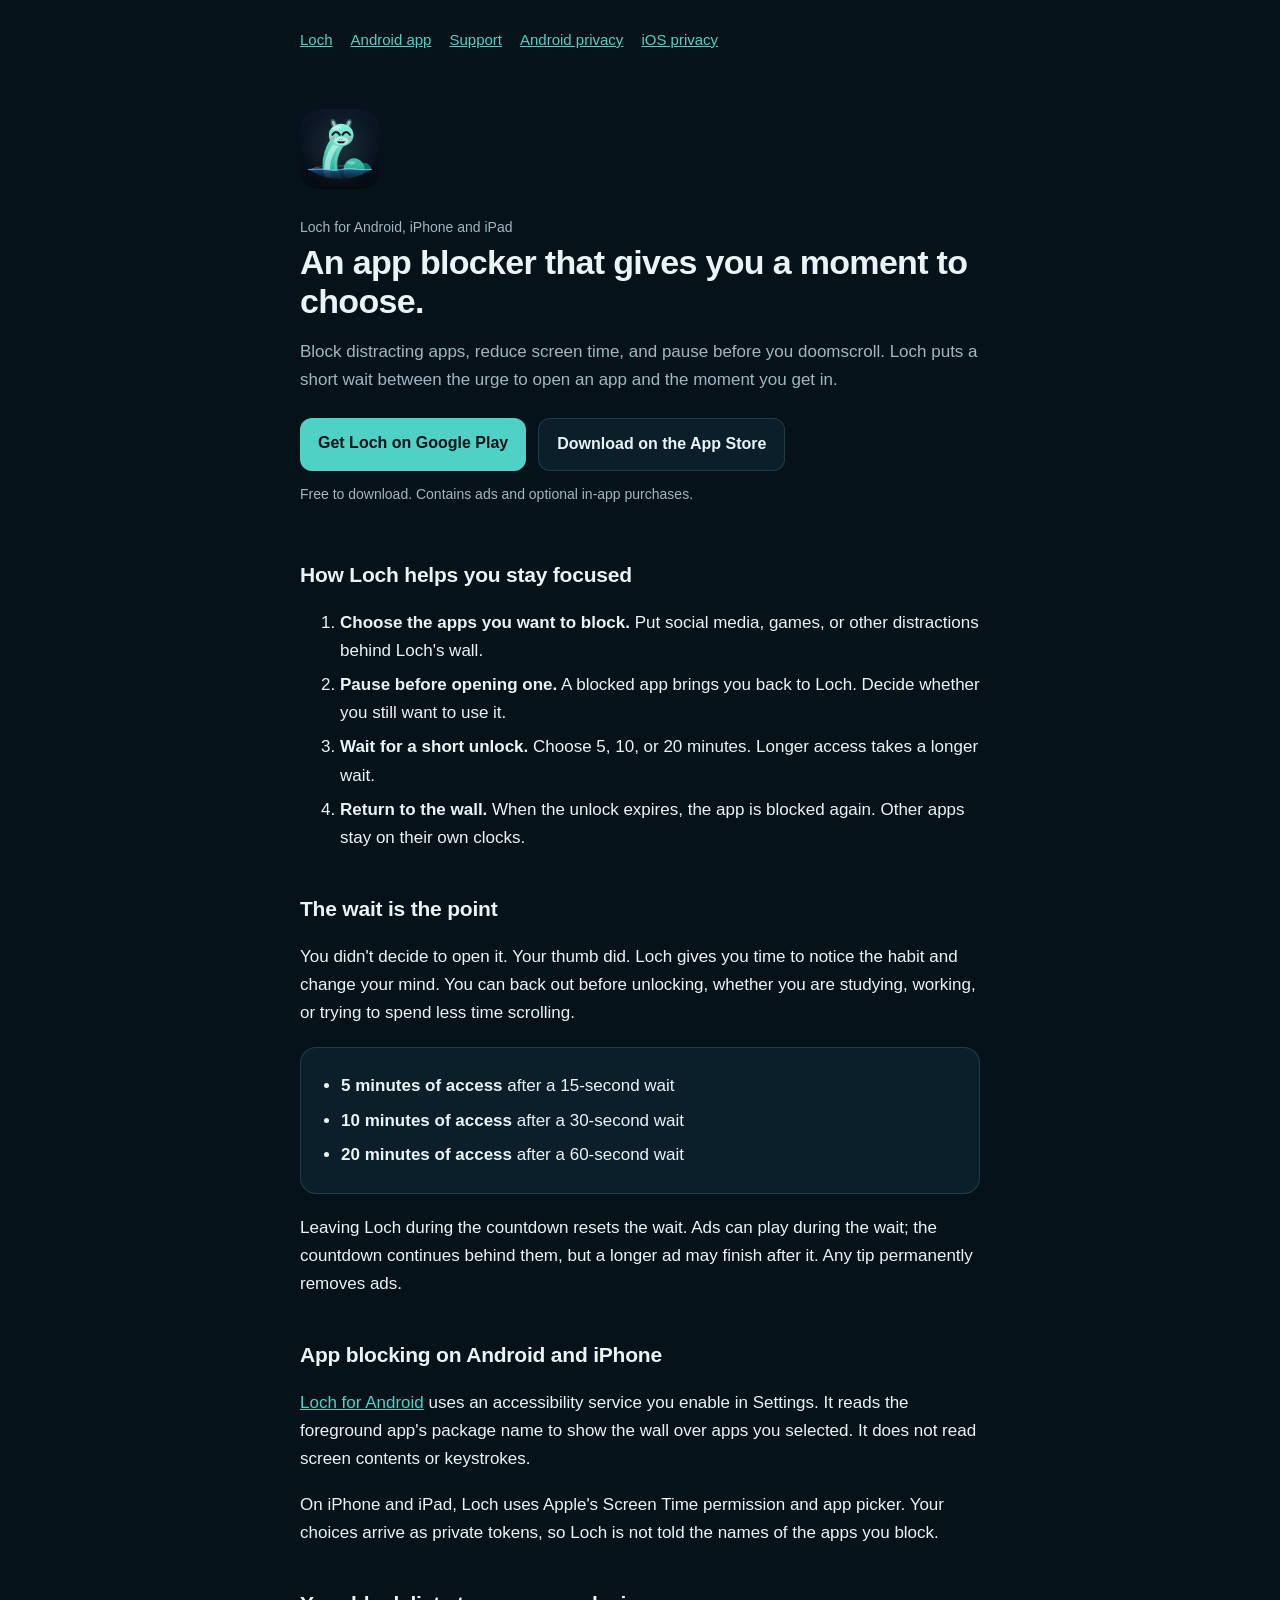
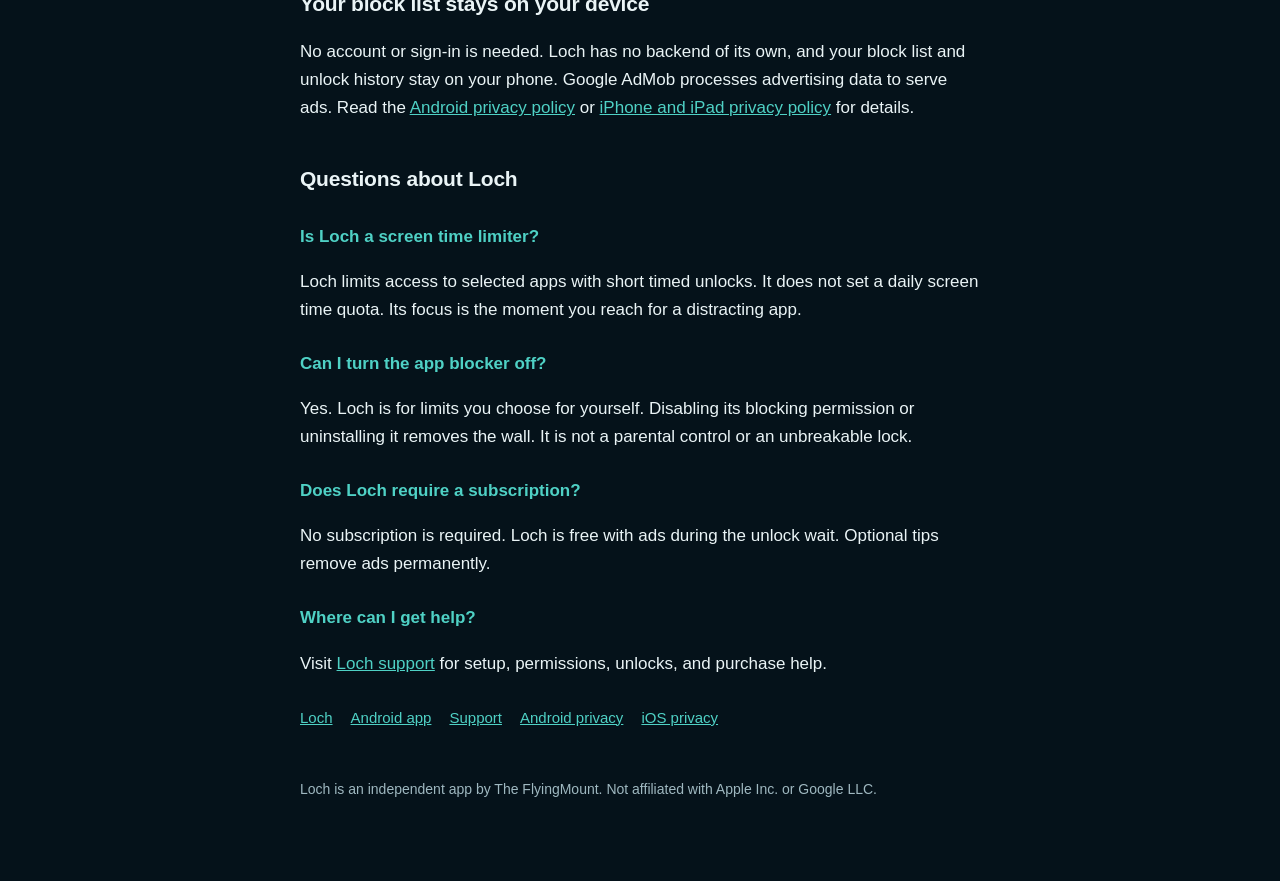
<file: index.html>
<!doctype html>
<html lang="en">
<head>
<meta charset="utf-8">
<meta name="viewport" content="width=device-width, initial-scale=1">
<meta name="google-site-verification" content="ct2-seBnFJ0W4pdX0M94Z21AEWPdTqHdo47j6pp2j9Q">
<title>Loch — App Blocker for Focus &amp; Less Screen Time</title>
<meta name="description" content="Block distracting apps on Android, iPhone and iPad. Loch adds a short wait before timed unlocks to help you pause, stay focused, and reduce screen time.">
<meta name="robots" content="index, follow, max-image-preview:large">
<meta name="theme-color" content="#05121a">
<link rel="canonical" href="https://thenoodleheaded.github.io/loch-site/">
<link rel="icon" type="image/png" href="assets/loch-icon.png">
<link rel="sitemap" type="application/xml" href="sitemap.xml">
<meta property="og:type" content="website">
<meta property="og:site_name" content="Loch">
<meta property="og:locale" content="en_US">
<meta property="og:title" content="Loch — App Blocker for Focus &amp; Less Screen Time">
<meta property="og:description" content="Block distracting apps on Android, iPhone and iPad. Loch adds a short wait before timed unlocks to help you pause, stay focused, and reduce screen time.">
<meta property="og:url" content="https://thenoodleheaded.github.io/loch-site/">
<meta property="og:image" content="https://thenoodleheaded.github.io/loch-site/assets/loch-social.png">
<meta property="og:image:width" content="1024">
<meta property="og:image:height" content="500">
<meta property="og:image:alt" content="Loch app blocker">
<meta name="twitter:card" content="summary_large_image">
<meta name="twitter:title" content="Loch — App Blocker for Focus &amp; Less Screen Time">
<meta name="twitter:description" content="Block distracting apps on Android, iPhone and iPad. Loch adds a short wait before timed unlocks to help you pause, stay focused, and reduce screen time.">
<meta name="twitter:image" content="https://thenoodleheaded.github.io/loch-site/assets/loch-social.png">
<link rel="stylesheet" href="style.css">
<script type="application/ld+json">
{
  "@context": "https://schema.org",
  "@type": "MobileApplication",
  "@id": "https://thenoodleheaded.github.io/loch-site/#app",
  "name": "Loch",
  "description": "Block distracting apps on Android, iPhone and iPad. Loch adds a short wait before timed unlocks to help you pause, stay focused, and reduce screen time.",
  "url": "https://thenoodleheaded.github.io/loch-site/",
  "operatingSystem": [
    "Android",
    "iOS",
    "iPadOS"
  ],
  "applicationCategory": "UtilitiesApplication",
  "image": "https://thenoodleheaded.github.io/loch-site/assets/loch-icon.png",
  "downloadUrl": [
    "https://play.google.com/store/apps/details?id=com.lochapp.loch",
    "https://apps.apple.com/app/id6810946332"
  ],
  "offers": {
    "@type": "Offer",
    "price": "0",
    "priceCurrency": "USD",
    "url": "https://play.google.com/store/apps/details?id=com.lochapp.loch"
  },
  "author": {
    "@type": "Organization",
    "name": "The FlyingMount"
  },
  "featureList": [
    "Selected app blocking",
    "Short waits before timed unlocks",
    "Separate unlock timer for each app",
    "On-device block list",
    "Optional tips remove ads"
  ]
}
</script>
</head>
<body>
<main>
<nav aria-label="Site navigation"><a href="./">Loch</a><a href="android.html">Android app</a><a href="support.html">Support</a><a href="privacy-android.html">Android privacy</a><a href="privacy.html">iOS privacy</a></nav>
<header>
  <img class="app-icon" src="assets/loch-icon.png" width="80" height="80" alt="Loch app icon" fetchpriority="high">
  <p class="meta">Loch for Android, iPhone and iPad</p>
  <h1>An app blocker that gives you a moment to choose.</h1>
  <p class="lede">Block distracting apps, reduce screen time, and pause before you doomscroll. Loch puts a short wait between the urge to open an app and the moment you get in.</p>
  <div class="downloads"><a class="button" href="https://play.google.com/store/apps/details?id=com.lochapp.loch">Get Loch on Google Play</a><a class="button secondary" href="https://apps.apple.com/app/id6810946332">Download on the App Store</a></div>
  <p class="meta">Free to download. Contains ads and optional in-app purchases.</p>
</header>
<section aria-labelledby="how-it-works">
  <h2 id="how-it-works">How Loch helps you stay focused</h2>
  <ol>
    <li><strong>Choose the apps you want to block.</strong> Put social media, games, or other distractions behind Loch's wall.</li>
    <li><strong>Pause before opening one.</strong> A blocked app brings you back to Loch. Decide whether you still want to use it.</li>
    <li><strong>Wait for a short unlock.</strong> Choose 5, 10, or 20 minutes. Longer access takes a longer wait.</li>
    <li><strong>Return to the wall.</strong> When the unlock expires, the app is blocked again. Other apps stay on their own clocks.</li>
  </ol>
</section>
<section aria-labelledby="wait">
  <h2 id="wait">The wait is the point</h2>
  <p>You didn't decide to open it. Your thumb did. Loch gives you time to notice the habit and change your mind. You can back out before unlocking, whether you are studying, working, or trying to spend less time scrolling.</p>
  <div class="card"><ul class="wait-options"><li><strong>5 minutes of access</strong> after a 15-second wait</li><li><strong>10 minutes of access</strong> after a 30-second wait</li><li><strong>20 minutes of access</strong> after a 60-second wait</li></ul></div>
  <p>Leaving Loch during the countdown resets the wait. Ads can play during the wait; the countdown continues behind them, but a longer ad may finish after it. Any tip permanently removes ads.</p>
</section>
<section aria-labelledby="platforms">
  <h2 id="platforms">App blocking on Android and iPhone</h2>
  <p><a href="android.html">Loch for Android</a> uses an accessibility service you enable in Settings. It reads the foreground app's package name to show the wall over apps you selected. It does not read screen contents or keystrokes.</p>
  <p>On iPhone and iPad, Loch uses Apple's Screen Time permission and app picker. Your choices arrive as private tokens, so Loch is not told the names of the apps you block.</p>
</section>
<section aria-labelledby="privacy">
  <h2 id="privacy">Your block list stays on your device</h2>
  <p>No account or sign-in is needed. Loch has no backend of its own, and your block list and unlock history stay on your phone. Google AdMob processes advertising data to serve ads. Read the <a href="privacy-android.html">Android privacy policy</a> or <a href="privacy.html">iPhone and iPad privacy policy</a> for details.</p>
</section>
<section aria-labelledby="questions">
  <h2 id="questions">Questions about Loch</h2>
  <h3>Is Loch a screen time limiter?</h3>
  <p>Loch limits access to selected apps with short timed unlocks. It does not set a daily screen time quota. Its focus is the moment you reach for a distracting app.</p>
  <h3>Can I turn the app blocker off?</h3>
  <p>Yes. Loch is for limits you choose for yourself. Disabling its blocking permission or uninstalling it removes the wall. It is not a parental control or an unbreakable lock.</p>
  <h3>Does Loch require a subscription?</h3>
  <p>No subscription is required. Loch is free with ads during the unlock wait. Optional tips remove ads permanently.</p>
  <h3>Where can I get help?</h3>
  <p>Visit <a href="support.html">Loch support</a> for setup, permissions, unlocks, and purchase help.</p>
</section>
<nav aria-label="Site navigation"><a href="./">Loch</a><a href="android.html">Android app</a><a href="support.html">Support</a><a href="privacy-android.html">Android privacy</a><a href="privacy.html">iOS privacy</a></nav>
<footer>Loch is an independent app by The FlyingMount. Not affiliated with Apple Inc. or Google LLC.</footer>
</main>
</body>
</html>
</file>
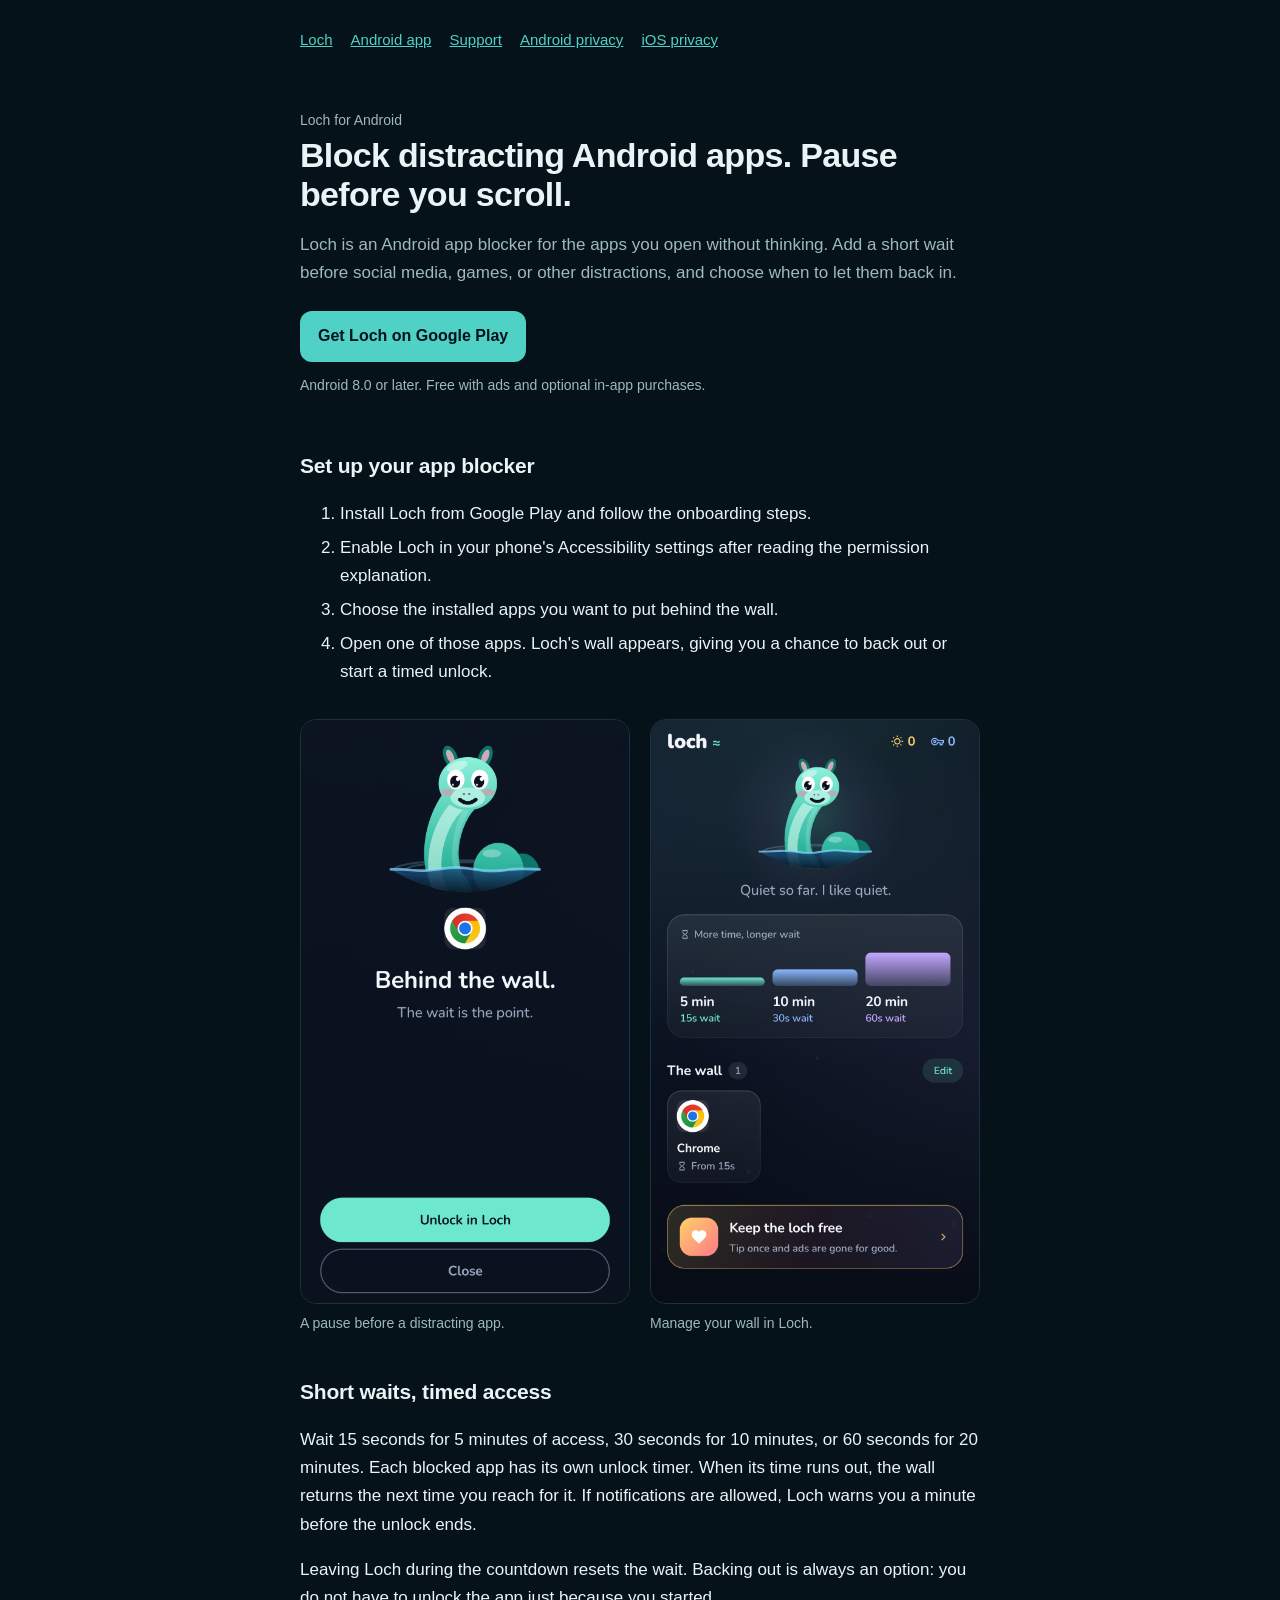
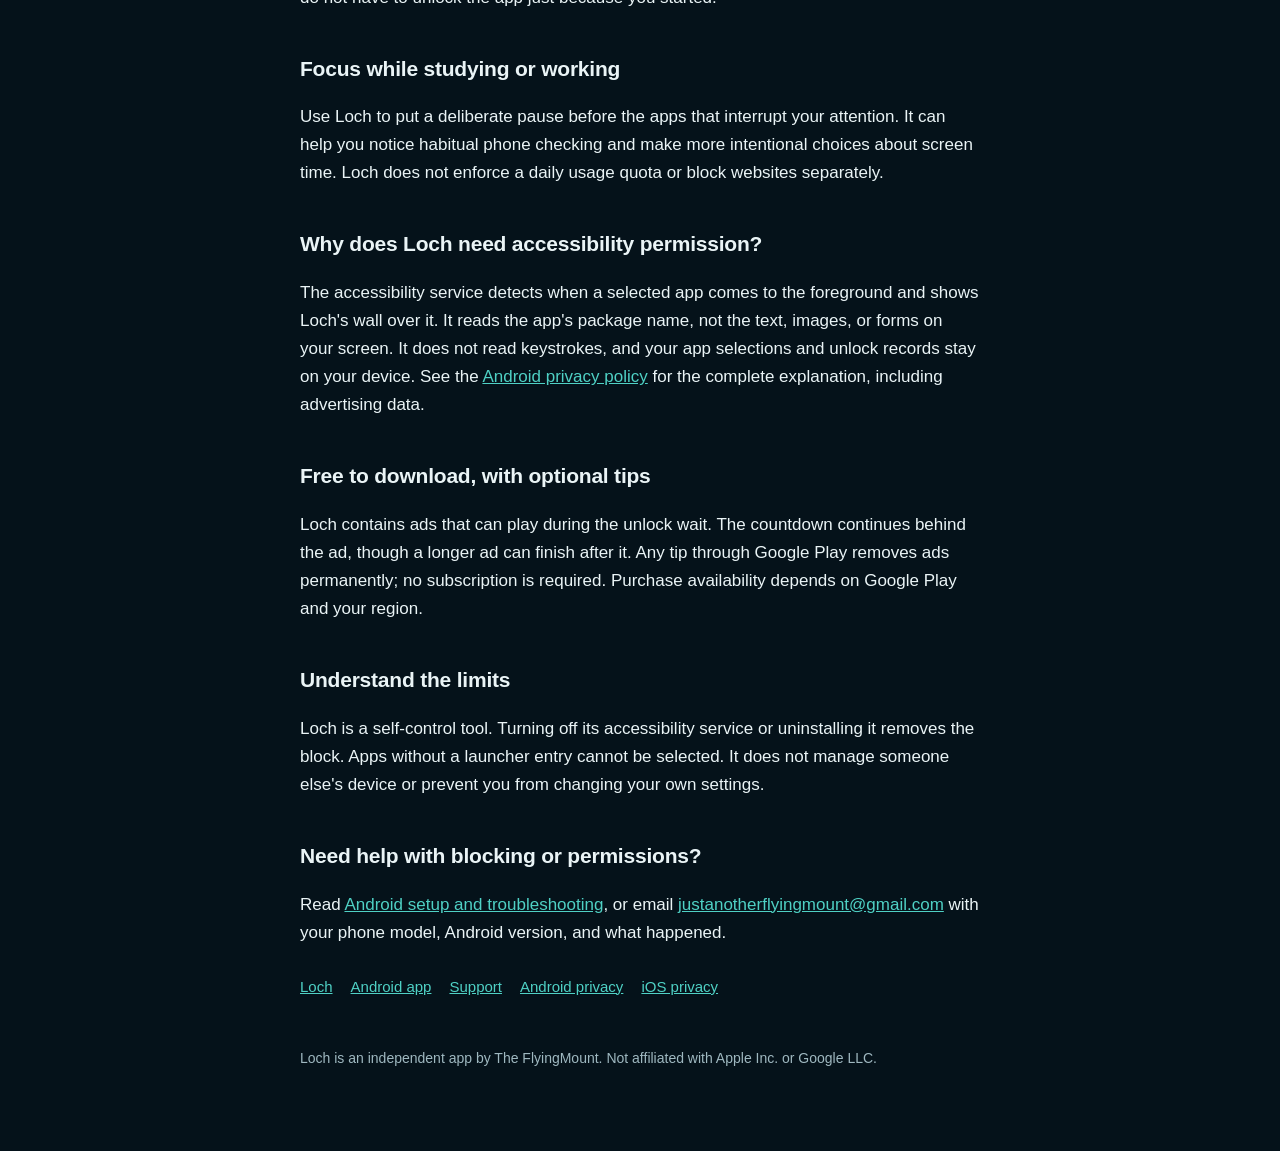
<file: android.html>
<!doctype html>
<html lang="en">
<head>
<meta charset="utf-8">
<meta name="viewport" content="width=device-width, initial-scale=1">
<title>Loch for Android — App Blocker &amp; Screen Time Focus</title>
<meta name="description" content="Get Loch on Google Play. Block distracting Android apps with short waits and timed unlocks. No account needed; your block list stays on your phone.">
<meta name="robots" content="index, follow, max-image-preview:large">
<meta name="theme-color" content="#05121a">
<link rel="canonical" href="https://thenoodleheaded.github.io/loch-site/android.html">
<link rel="icon" type="image/png" href="assets/loch-icon.png">
<link rel="sitemap" type="application/xml" href="sitemap.xml">
<meta property="og:type" content="website">
<meta property="og:site_name" content="Loch">
<meta property="og:locale" content="en_US">
<meta property="og:title" content="Loch for Android — App Blocker &amp; Screen Time Focus">
<meta property="og:description" content="Get Loch on Google Play. Block distracting Android apps with short waits and timed unlocks. No account needed; your block list stays on your phone.">
<meta property="og:url" content="https://thenoodleheaded.github.io/loch-site/android.html">
<meta property="og:image" content="https://thenoodleheaded.github.io/loch-site/assets/loch-social.png">
<meta property="og:image:width" content="1024">
<meta property="og:image:height" content="500">
<meta property="og:image:alt" content="Loch app blocker">
<meta name="twitter:card" content="summary_large_image">
<meta name="twitter:title" content="Loch for Android — App Blocker &amp; Screen Time Focus">
<meta name="twitter:description" content="Get Loch on Google Play. Block distracting Android apps with short waits and timed unlocks. No account needed; your block list stays on your phone.">
<meta name="twitter:image" content="https://thenoodleheaded.github.io/loch-site/assets/loch-social.png">
<link rel="stylesheet" href="style.css">
<script type="application/ld+json">
{
  "@context": "https://schema.org",
  "@type": "MobileApplication",
  "@id": "https://thenoodleheaded.github.io/loch-site/android.html#app",
  "name": "Loch",
  "description": "Get Loch on Google Play. Block distracting Android apps with short waits and timed unlocks. No account needed; your block list stays on your phone.",
  "url": "https://thenoodleheaded.github.io/loch-site/android.html",
  "operatingSystem": "Android 8.0 or later",
  "applicationCategory": "UtilitiesApplication",
  "image": "https://thenoodleheaded.github.io/loch-site/assets/loch-icon.png",
  "downloadUrl": "https://play.google.com/store/apps/details?id=com.lochapp.loch",
  "offers": {
    "@type": "Offer",
    "price": "0",
    "priceCurrency": "USD",
    "url": "https://play.google.com/store/apps/details?id=com.lochapp.loch"
  },
  "author": {
    "@type": "Organization",
    "name": "The FlyingMount"
  },
  "featureList": [
    "Selected app blocking",
    "Short waits before timed unlocks",
    "Separate unlock timer for each app",
    "On-device block list",
    "Optional tips remove ads"
  ]
}
</script>
</head>
<body>
<main>
<nav aria-label="Site navigation"><a href="./">Loch</a><a href="android.html">Android app</a><a href="support.html">Support</a><a href="privacy-android.html">Android privacy</a><a href="privacy.html">iOS privacy</a></nav>
<header>
  <p class="meta">Loch for Android</p>
  <h1>Block distracting Android apps. Pause before you scroll.</h1>
  <p class="lede">Loch is an Android app blocker for the apps you open without thinking. Add a short wait before social media, games, or other distractions, and choose when to let them back in.</p>
  <div class="downloads"><a class="button" href="https://play.google.com/store/apps/details?id=com.lochapp.loch">Get Loch on Google Play</a></div>
  <p class="meta">Android 8.0 or later. Free with ads and optional in-app purchases.</p>
</header>
<h2>Set up your app blocker</h2>
<ol>
  <li>Install Loch from Google Play and follow the onboarding steps.</li>
  <li>Enable Loch in your phone's Accessibility settings after reading the permission explanation.</li>
  <li>Choose the installed apps you want to put behind the wall.</li>
  <li>Open one of those apps. Loch's wall appears, giving you a chance to back out or start a timed unlock.</li>
</ol>
<div class="screenshots">
  <figure><img src="assets/android-wall.png" width="1080" height="1920" loading="lazy" decoding="async" alt="Loch's Android wall in front of a blocked app"><figcaption>A pause before a distracting app.</figcaption></figure>
  <figure><img src="assets/android-home.png" width="1080" height="1920" loading="lazy" decoding="async" alt="Loch home screen on Android"><figcaption>Manage your wall in Loch.</figcaption></figure>
</div>
<h2>Short waits, timed access</h2>
<p>Wait 15 seconds for 5 minutes of access, 30 seconds for 10 minutes, or 60 seconds for 20 minutes. Each blocked app has its own unlock timer. When its time runs out, the wall returns the next time you reach for it. If notifications are allowed, Loch warns you a minute before the unlock ends.</p>
<p>Leaving Loch during the countdown resets the wait. Backing out is always an option: you do not have to unlock the app just because you started.</p>
<h2>Focus while studying or working</h2>
<p>Use Loch to put a deliberate pause before the apps that interrupt your attention. It can help you notice habitual phone checking and make more intentional choices about screen time. Loch does not enforce a daily usage quota or block websites separately.</p>
<h2>Why does Loch need accessibility permission?</h2>
<p>The accessibility service detects when a selected app comes to the foreground and shows Loch's wall over it. It reads the app's package name, not the text, images, or forms on your screen. It does not read keystrokes, and your app selections and unlock records stay on your device. See the <a href="privacy-android.html">Android privacy policy</a> for the complete explanation, including advertising data.</p>
<h2>Free to download, with optional tips</h2>
<p>Loch contains ads that can play during the unlock wait. The countdown continues behind the ad, though a longer ad can finish after it. Any tip through Google Play removes ads permanently; no subscription is required. Purchase availability depends on Google Play and your region.</p>
<h2>Understand the limits</h2>
<p>Loch is a self-control tool. Turning off its accessibility service or uninstalling it removes the block. Apps without a launcher entry cannot be selected. It does not manage someone else's device or prevent you from changing your own settings.</p>
<h2>Need help with blocking or permissions?</h2>
<p>Read <a href="support.html#android">Android setup and troubleshooting</a>, or email <a href="mailto:justanotherflyingmount@gmail.com">justanotherflyingmount@gmail.com</a> with your phone model, Android version, and what happened.</p>

<nav aria-label="Site navigation"><a href="./">Loch</a><a href="android.html">Android app</a><a href="support.html">Support</a><a href="privacy-android.html">Android privacy</a><a href="privacy.html">iOS privacy</a></nav>
<footer>Loch is an independent app by The FlyingMount. Not affiliated with Apple Inc. or Google LLC.</footer>
</main>
</body>
</html>
</file>
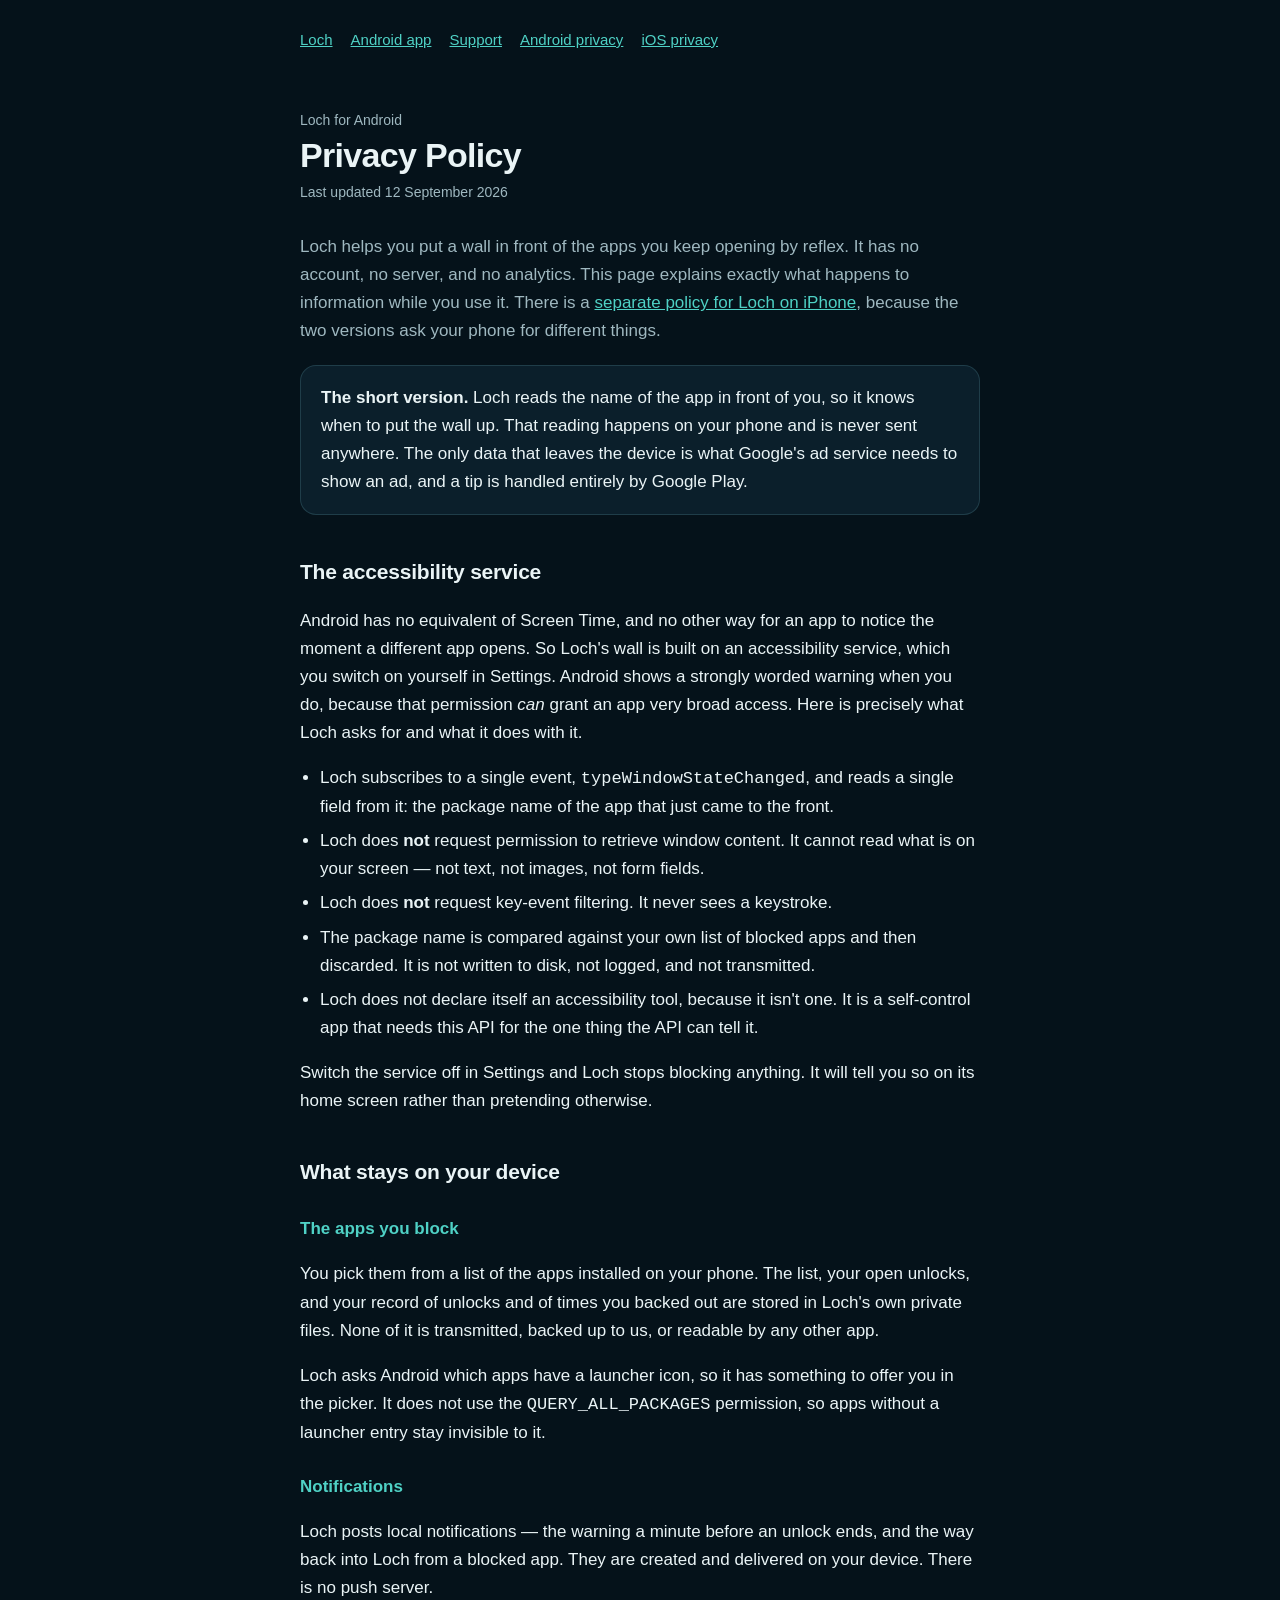
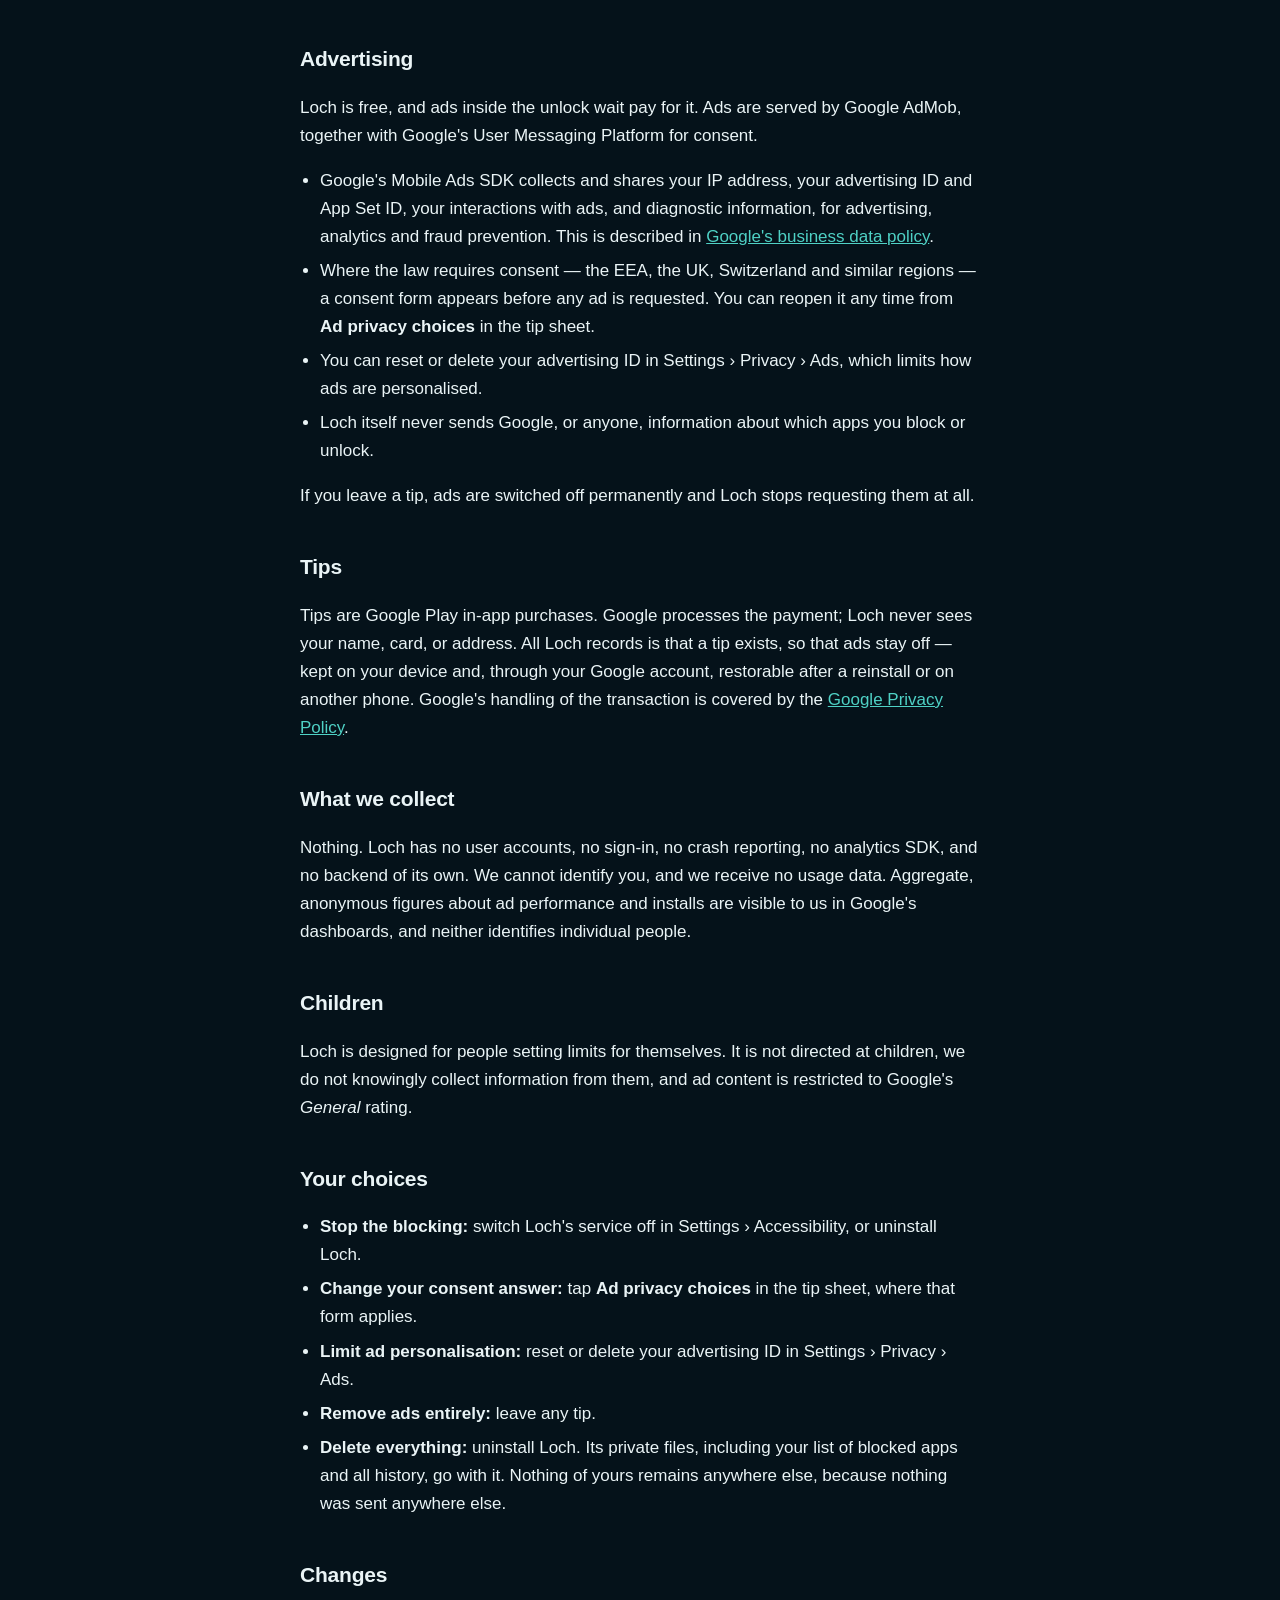
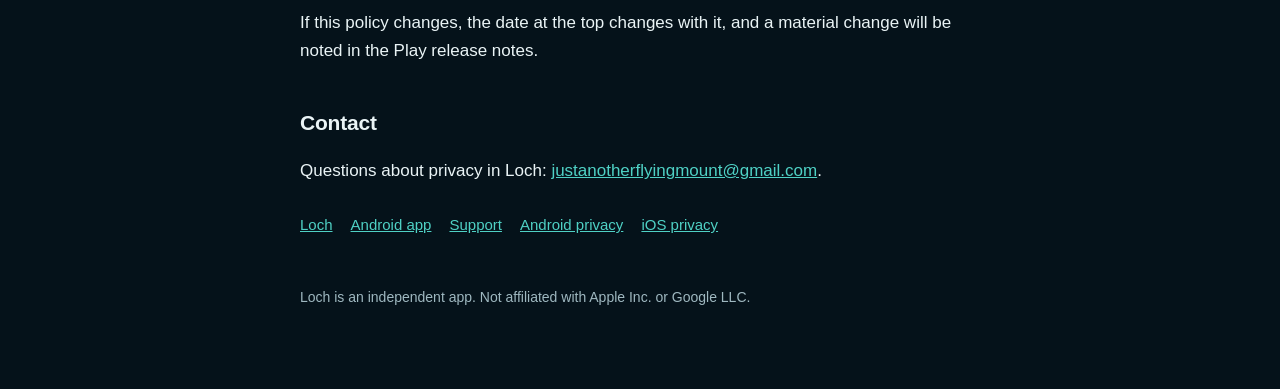
<file: privacy-android.html>
<!doctype html>
<html lang="en">
<head>
<meta charset="utf-8">
<meta name="viewport" content="width=device-width, initial-scale=1">
<title>Loch Android Privacy Policy — Permissions &amp; Ads</title>
<meta name="description" content="How Loch for Android handles app blocking, accessibility permission, on-device data, Google AdMob ads, and optional Google Play purchases.">
<meta name="robots" content="index, follow, max-image-preview:large">
<meta name="theme-color" content="#05121a">
<link rel="canonical" href="https://thenoodleheaded.github.io/loch-site/privacy-android.html">
<link rel="icon" type="image/png" href="assets/loch-icon.png">
<link rel="sitemap" type="application/xml" href="sitemap.xml">
<meta property="og:type" content="website">
<meta property="og:site_name" content="Loch">
<meta property="og:locale" content="en_US">
<meta property="og:title" content="Loch Android Privacy Policy — Permissions &amp; Ads">
<meta property="og:description" content="How Loch for Android handles app blocking, accessibility permission, on-device data, Google AdMob ads, and optional Google Play purchases.">
<meta property="og:url" content="https://thenoodleheaded.github.io/loch-site/privacy-android.html">
<meta property="og:image" content="https://thenoodleheaded.github.io/loch-site/assets/loch-social.png">
<meta property="og:image:width" content="1024">
<meta property="og:image:height" content="500">
<meta property="og:image:alt" content="Loch app blocker">
<meta name="twitter:card" content="summary_large_image">
<meta name="twitter:title" content="Loch Android Privacy Policy — Permissions &amp; Ads">
<meta name="twitter:description" content="How Loch for Android handles app blocking, accessibility permission, on-device data, Google AdMob ads, and optional Google Play purchases.">
<meta name="twitter:image" content="https://thenoodleheaded.github.io/loch-site/assets/loch-social.png">
<link rel="stylesheet" href="style.css">
</head>
<body>
<main>
<nav aria-label="Site navigation"><a href="./">Loch</a><a href="android.html">Android app</a><a href="support.html">Support</a><a href="privacy-android.html">Android privacy</a><a href="privacy.html">iOS privacy</a></nav>
<header>
  <p class="meta">Loch for Android</p>
  <h1>Privacy Policy</h1>
  <p class="meta">Last updated 12 September 2026</p>
</header>

<p class="lede">Loch helps you put a wall in front of the apps you keep opening by reflex. It has no account, no server, and no analytics. This page explains exactly what happens to information while you use it. There is a <a href="privacy.html">separate policy for Loch on iPhone</a>, because the two versions ask your phone for different things.</p>

<div class="card">
  <p><strong>The short version.</strong> Loch reads the name of the app in front of you, so it knows when to put the wall up. That reading happens on your phone and is never sent anywhere. The only data that leaves the device is what Google's ad service needs to show an ad, and a tip is handled entirely by Google Play.</p>
</div>

<h2>The accessibility service</h2>
<p>Android has no equivalent of Screen Time, and no other way for an app to notice the moment a different app opens. So Loch's wall is built on an accessibility service, which you switch on yourself in Settings. Android shows a strongly worded warning when you do, because that permission <em>can</em> grant an app very broad access. Here is precisely what Loch asks for and what it does with it.</p>
<ul>
  <li>Loch subscribes to a single event, <code>typeWindowStateChanged</code>, and reads a single field from it: the package name of the app that just came to the front.</li>
  <li>Loch does <strong>not</strong> request permission to retrieve window content. It cannot read what is on your screen — not text, not images, not form fields.</li>
  <li>Loch does <strong>not</strong> request key-event filtering. It never sees a keystroke.</li>
  <li>The package name is compared against your own list of blocked apps and then discarded. It is not written to disk, not logged, and not transmitted.</li>
  <li>Loch does not declare itself an accessibility tool, because it isn't one. It is a self-control app that needs this API for the one thing the API can tell it.</li>
</ul>
<p>Switch the service off in Settings and Loch stops blocking anything. It will tell you so on its home screen rather than pretending otherwise.</p>

<h2>What stays on your device</h2>

<h3>The apps you block</h3>
<p>You pick them from a list of the apps installed on your phone. The list, your open unlocks, and your record of unlocks and of times you backed out are stored in Loch's own private files. None of it is transmitted, backed up to us, or readable by any other app.</p>
<p>Loch asks Android which apps have a launcher icon, so it has something to offer you in the picker. It does not use the <code>QUERY_ALL_PACKAGES</code> permission, so apps without a launcher entry stay invisible to it.</p>

<h3>Notifications</h3>
<p>Loch posts local notifications — the warning a minute before an unlock ends, and the way back into Loch from a blocked app. They are created and delivered on your device. There is no push server.</p>

<h2>Advertising</h2>
<p>Loch is free, and ads inside the unlock wait pay for it. Ads are served by Google AdMob, together with Google's User Messaging Platform for consent.</p>
<ul>
  <li>Google's Mobile Ads SDK collects and shares your IP address, your advertising ID and App Set ID, your interactions with ads, and diagnostic information, for advertising, analytics and fraud prevention. This is described in <a href="https://business.safety.google/privacy/" rel="noopener">Google's business data policy</a>.</li>
  <li>Where the law requires consent — the EEA, the UK, Switzerland and similar regions — a consent form appears before any ad is requested. You can reopen it any time from <strong>Ad privacy choices</strong> in the tip sheet.</li>
  <li>You can reset or delete your advertising ID in Settings › Privacy › Ads, which limits how ads are personalised.</li>
  <li>Loch itself never sends Google, or anyone, information about which apps you block or unlock.</li>
</ul>
<p>If you leave a tip, ads are switched off permanently and Loch stops requesting them at all.</p>

<h2>Tips</h2>
<p>Tips are Google Play in-app purchases. Google processes the payment; Loch never sees your name, card, or address. All Loch records is that a tip exists, so that ads stay off — kept on your device and, through your Google account, restorable after a reinstall or on another phone. Google's handling of the transaction is covered by the <a href="https://policies.google.com/privacy" rel="noopener">Google Privacy Policy</a>.</p>

<h2>What we collect</h2>
<p>Nothing. Loch has no user accounts, no sign-in, no crash reporting, no analytics SDK, and no backend of its own. We cannot identify you, and we receive no usage data. Aggregate, anonymous figures about ad performance and installs are visible to us in Google's dashboards, and neither identifies individual people.</p>

<h2>Children</h2>
<p>Loch is designed for people setting limits for themselves. It is not directed at children, we do not knowingly collect information from them, and ad content is restricted to Google's <em>General</em> rating.</p>

<h2>Your choices</h2>
<ul>
  <li><strong>Stop the blocking:</strong> switch Loch's service off in Settings › Accessibility, or uninstall Loch.</li>
  <li><strong>Change your consent answer:</strong> tap <strong>Ad privacy choices</strong> in the tip sheet, where that form applies.</li>
  <li><strong>Limit ad personalisation:</strong> reset or delete your advertising ID in Settings › Privacy › Ads.</li>
  <li><strong>Remove ads entirely:</strong> leave any tip.</li>
  <li><strong>Delete everything:</strong> uninstall Loch. Its private files, including your list of blocked apps and all history, go with it. Nothing of yours remains anywhere else, because nothing was sent anywhere else.</li>
</ul>

<h2>Changes</h2>
<p>If this policy changes, the date at the top changes with it, and a material change will be noted in the Play release notes.</p>

<h2>Contact</h2>
<p>Questions about privacy in Loch: <a href="mailto:justanotherflyingmount@gmail.com">justanotherflyingmount@gmail.com</a>.</p>

<nav aria-label="Site navigation"><a href="./">Loch</a><a href="android.html">Android app</a><a href="support.html">Support</a><a href="privacy-android.html">Android privacy</a><a href="privacy.html">iOS privacy</a></nav>
<footer>Loch is an independent app. Not affiliated with Apple Inc. or Google LLC.</footer>
</main>
</body>
</html>
</file>
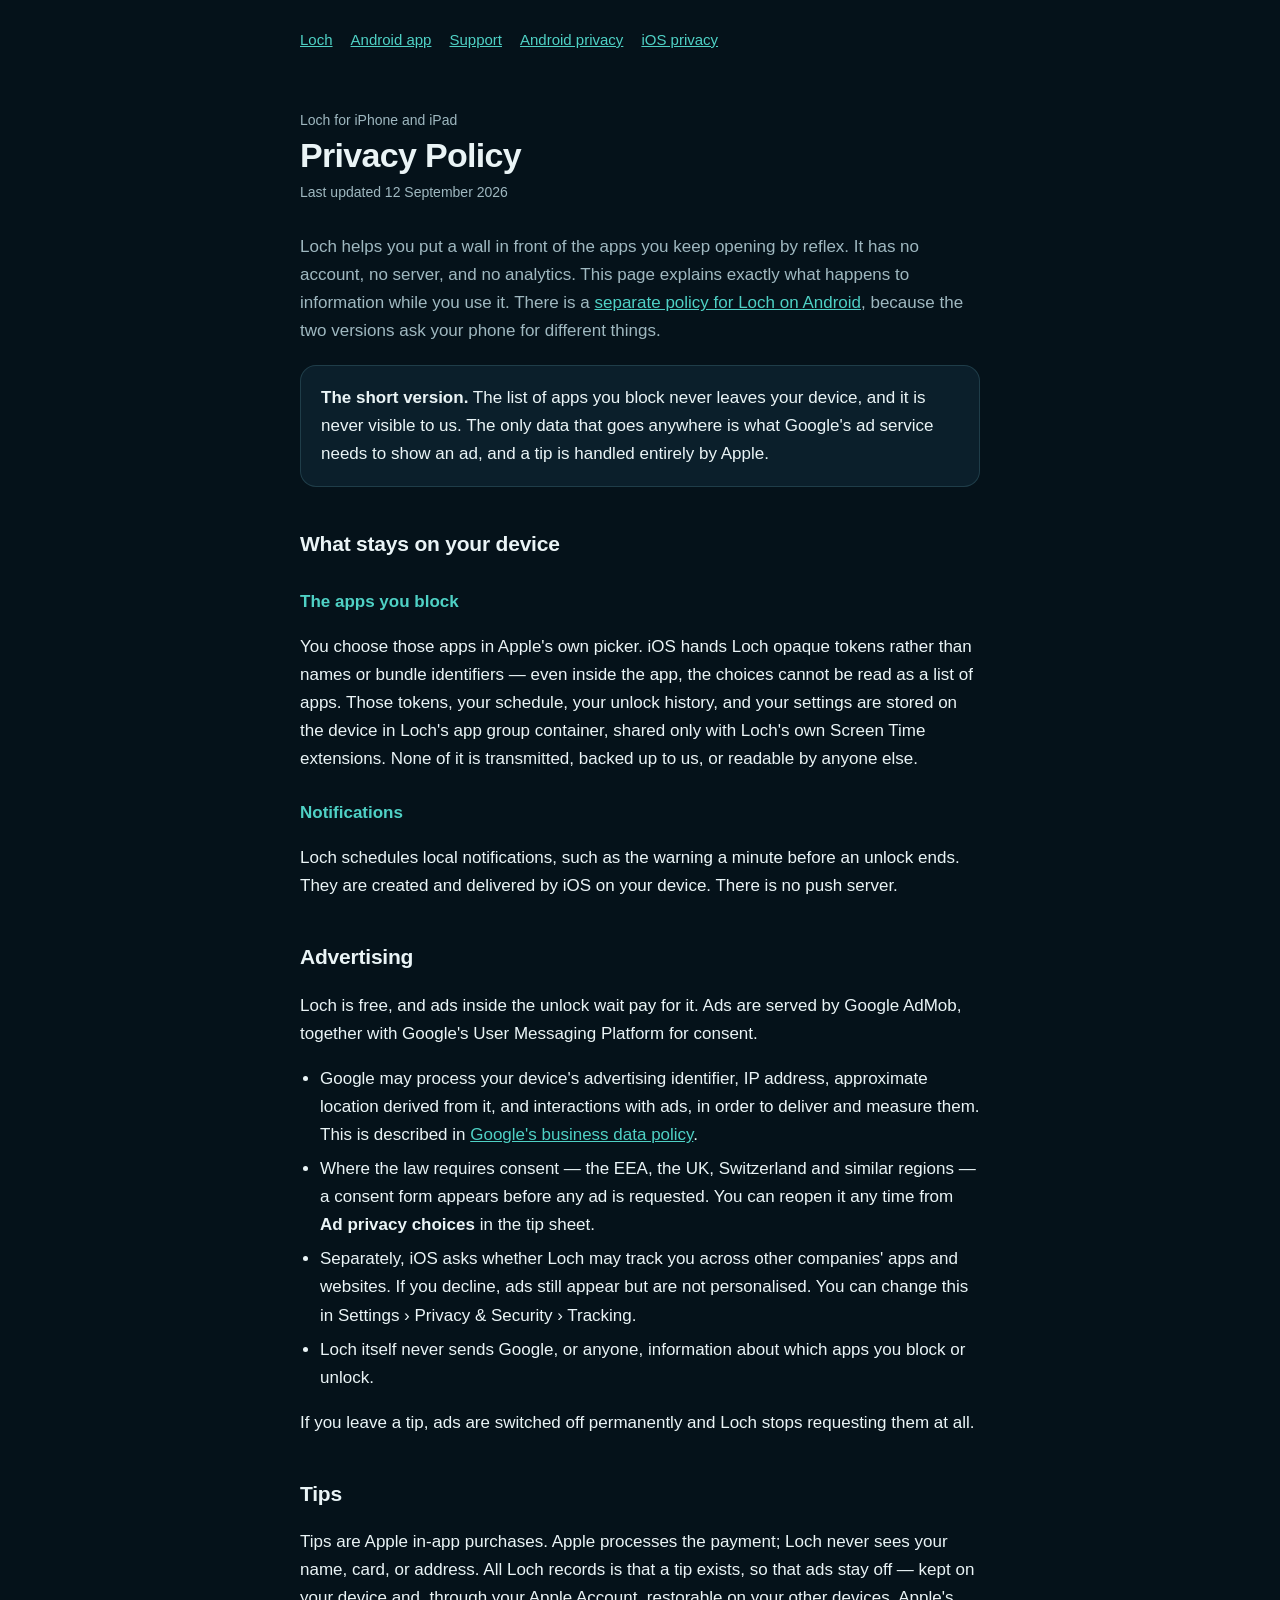
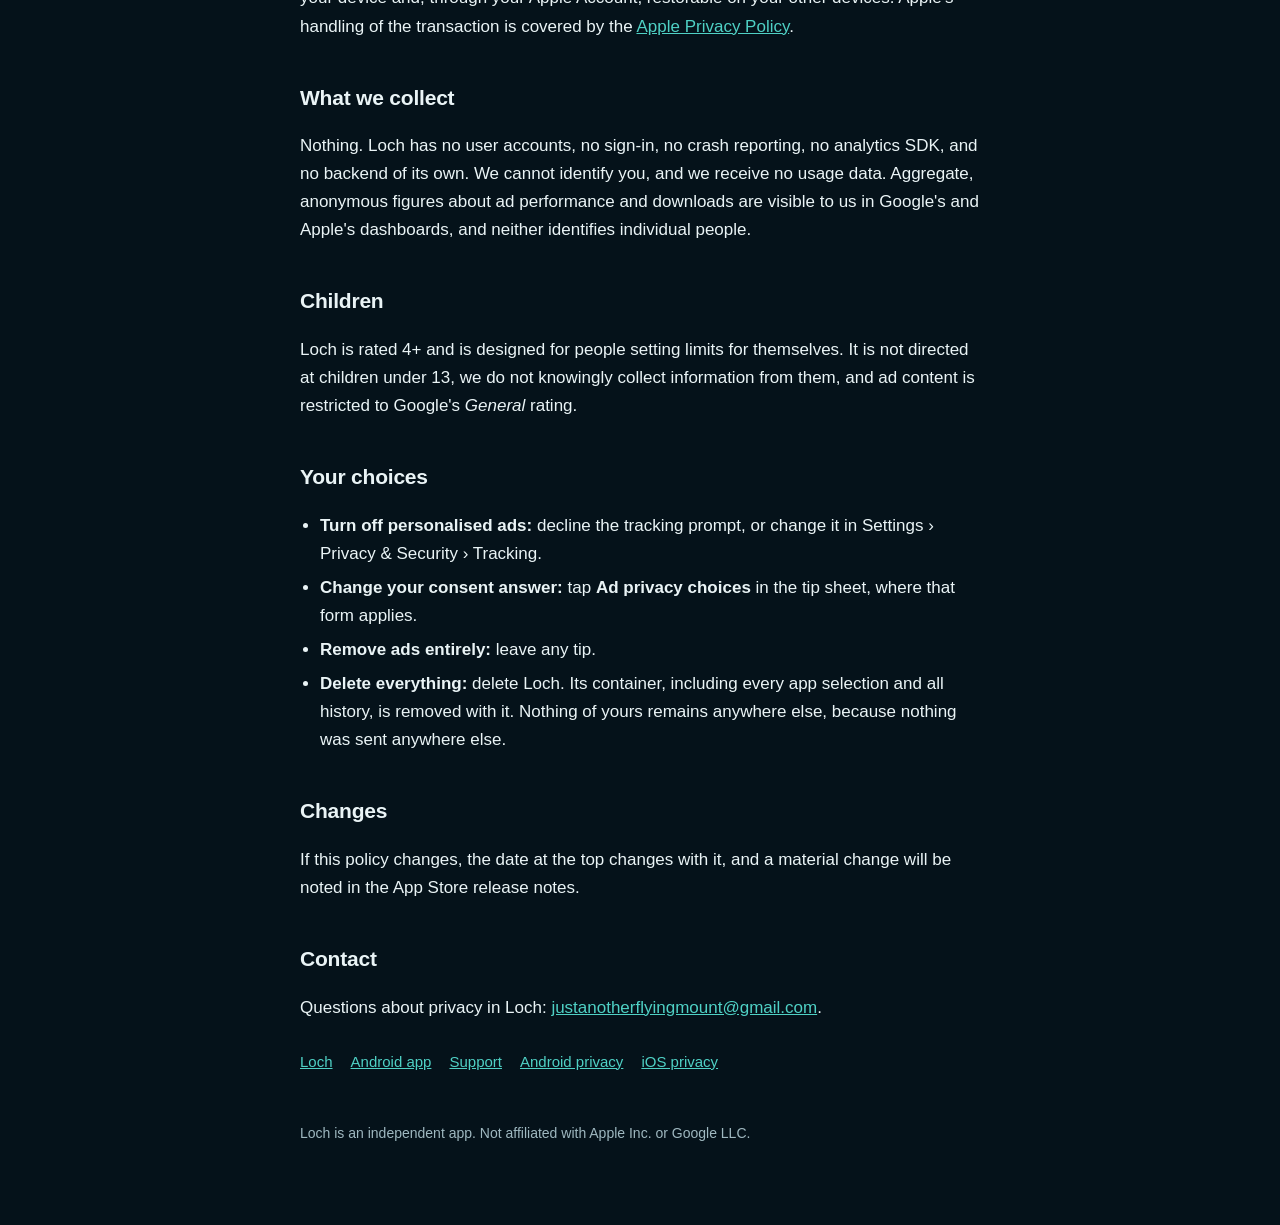
<file: privacy.html>
<!doctype html>
<html lang="en">
<head>
<meta charset="utf-8">
<meta name="viewport" content="width=device-width, initial-scale=1">
<title>Loch iPhone &amp; iPad Privacy Policy — Screen Time &amp; Ads</title>
<meta name="description" content="How Loch for iPhone and iPad handles Screen Time selections, on-device data, Google AdMob advertising, and optional App Store purchases.">
<meta name="robots" content="index, follow, max-image-preview:large">
<meta name="theme-color" content="#05121a">
<link rel="canonical" href="https://thenoodleheaded.github.io/loch-site/privacy.html">
<link rel="icon" type="image/png" href="assets/loch-icon.png">
<link rel="sitemap" type="application/xml" href="sitemap.xml">
<meta property="og:type" content="website">
<meta property="og:site_name" content="Loch">
<meta property="og:locale" content="en_US">
<meta property="og:title" content="Loch iPhone &amp; iPad Privacy Policy — Screen Time &amp; Ads">
<meta property="og:description" content="How Loch for iPhone and iPad handles Screen Time selections, on-device data, Google AdMob advertising, and optional App Store purchases.">
<meta property="og:url" content="https://thenoodleheaded.github.io/loch-site/privacy.html">
<meta property="og:image" content="https://thenoodleheaded.github.io/loch-site/assets/loch-social.png">
<meta property="og:image:width" content="1024">
<meta property="og:image:height" content="500">
<meta property="og:image:alt" content="Loch app blocker">
<meta name="twitter:card" content="summary_large_image">
<meta name="twitter:title" content="Loch iPhone &amp; iPad Privacy Policy — Screen Time &amp; Ads">
<meta name="twitter:description" content="How Loch for iPhone and iPad handles Screen Time selections, on-device data, Google AdMob advertising, and optional App Store purchases.">
<meta name="twitter:image" content="https://thenoodleheaded.github.io/loch-site/assets/loch-social.png">
<link rel="stylesheet" href="style.css">
</head>
<body>
<main>
<nav aria-label="Site navigation"><a href="./">Loch</a><a href="android.html">Android app</a><a href="support.html">Support</a><a href="privacy-android.html">Android privacy</a><a href="privacy.html">iOS privacy</a></nav>
<header>
  <p class="meta">Loch for iPhone and iPad</p>
  <h1>Privacy Policy</h1>
  <p class="meta">Last updated 12 September 2026</p>
</header>

<p class="lede">Loch helps you put a wall in front of the apps you keep opening by reflex. It has no account, no server, and no analytics. This page explains exactly what happens to information while you use it. There is a <a href="privacy-android.html">separate policy for Loch on Android</a>, because the two versions ask your phone for different things.</p>

<div class="card">
  <p><strong>The short version.</strong> The list of apps you block never leaves your device, and it is never visible to us. The only data that goes anywhere is what Google's ad service needs to show an ad, and a tip is handled entirely by Apple.</p>
</div>

<h2>What stays on your device</h2>

<h3>The apps you block</h3>
<p>You choose those apps in Apple's own picker. iOS hands Loch opaque tokens rather than names or bundle identifiers — even inside the app, the choices cannot be read as a list of apps. Those tokens, your schedule, your unlock history, and your settings are stored on the device in Loch's app group container, shared only with Loch's own Screen Time extensions. None of it is transmitted, backed up to us, or readable by anyone else.</p>

<h3>Notifications</h3>
<p>Loch schedules local notifications, such as the warning a minute before an unlock ends. They are created and delivered by iOS on your device. There is no push server.</p>

<h2>Advertising</h2>
<p>Loch is free, and ads inside the unlock wait pay for it. Ads are served by Google AdMob, together with Google's User Messaging Platform for consent.</p>
<ul>
  <li>Google may process your device's advertising identifier, IP address, approximate location derived from it, and interactions with ads, in order to deliver and measure them. This is described in <a href="https://business.safety.google/privacy/" rel="noopener">Google's business data policy</a>.</li>
  <li>Where the law requires consent — the EEA, the UK, Switzerland and similar regions — a consent form appears before any ad is requested. You can reopen it any time from <strong>Ad privacy choices</strong> in the tip sheet.</li>
  <li>Separately, iOS asks whether Loch may track you across other companies' apps and websites. If you decline, ads still appear but are not personalised. You can change this in Settings › Privacy &amp; Security › Tracking.</li>
  <li>Loch itself never sends Google, or anyone, information about which apps you block or unlock.</li>
</ul>
<p>If you leave a tip, ads are switched off permanently and Loch stops requesting them at all.</p>

<h2>Tips</h2>
<p>Tips are Apple in-app purchases. Apple processes the payment; Loch never sees your name, card, or address. All Loch records is that a tip exists, so that ads stay off — kept on your device and, through your Apple Account, restorable on your other devices. Apple's handling of the transaction is covered by the <a href="https://www.apple.com/legal/privacy/" rel="noopener">Apple Privacy Policy</a>.</p>

<h2>What we collect</h2>
<p>Nothing. Loch has no user accounts, no sign-in, no crash reporting, no analytics SDK, and no backend of its own. We cannot identify you, and we receive no usage data. Aggregate, anonymous figures about ad performance and downloads are visible to us in Google's and Apple's dashboards, and neither identifies individual people.</p>

<h2>Children</h2>
<p>Loch is rated 4+ and is designed for people setting limits for themselves. It is not directed at children under 13, we do not knowingly collect information from them, and ad content is restricted to Google's <em>General</em> rating.</p>

<h2>Your choices</h2>
<ul>
  <li><strong>Turn off personalised ads:</strong> decline the tracking prompt, or change it in Settings › Privacy &amp; Security › Tracking.</li>
  <li><strong>Change your consent answer:</strong> tap <strong>Ad privacy choices</strong> in the tip sheet, where that form applies.</li>
  <li><strong>Remove ads entirely:</strong> leave any tip.</li>
  <li><strong>Delete everything:</strong> delete Loch. Its container, including every app selection and all history, is removed with it. Nothing of yours remains anywhere else, because nothing was sent anywhere else.</li>
</ul>

<h2>Changes</h2>
<p>If this policy changes, the date at the top changes with it, and a material change will be noted in the App Store release notes.</p>

<h2>Contact</h2>
<p>Questions about privacy in Loch: <a href="mailto:justanotherflyingmount@gmail.com">justanotherflyingmount@gmail.com</a>.</p>

<nav aria-label="Site navigation"><a href="./">Loch</a><a href="android.html">Android app</a><a href="support.html">Support</a><a href="privacy-android.html">Android privacy</a><a href="privacy.html">iOS privacy</a></nav>
<footer>Loch is an independent app. Not affiliated with Apple Inc. or Google LLC.</footer>
</main>
</body>
</html>
</file>
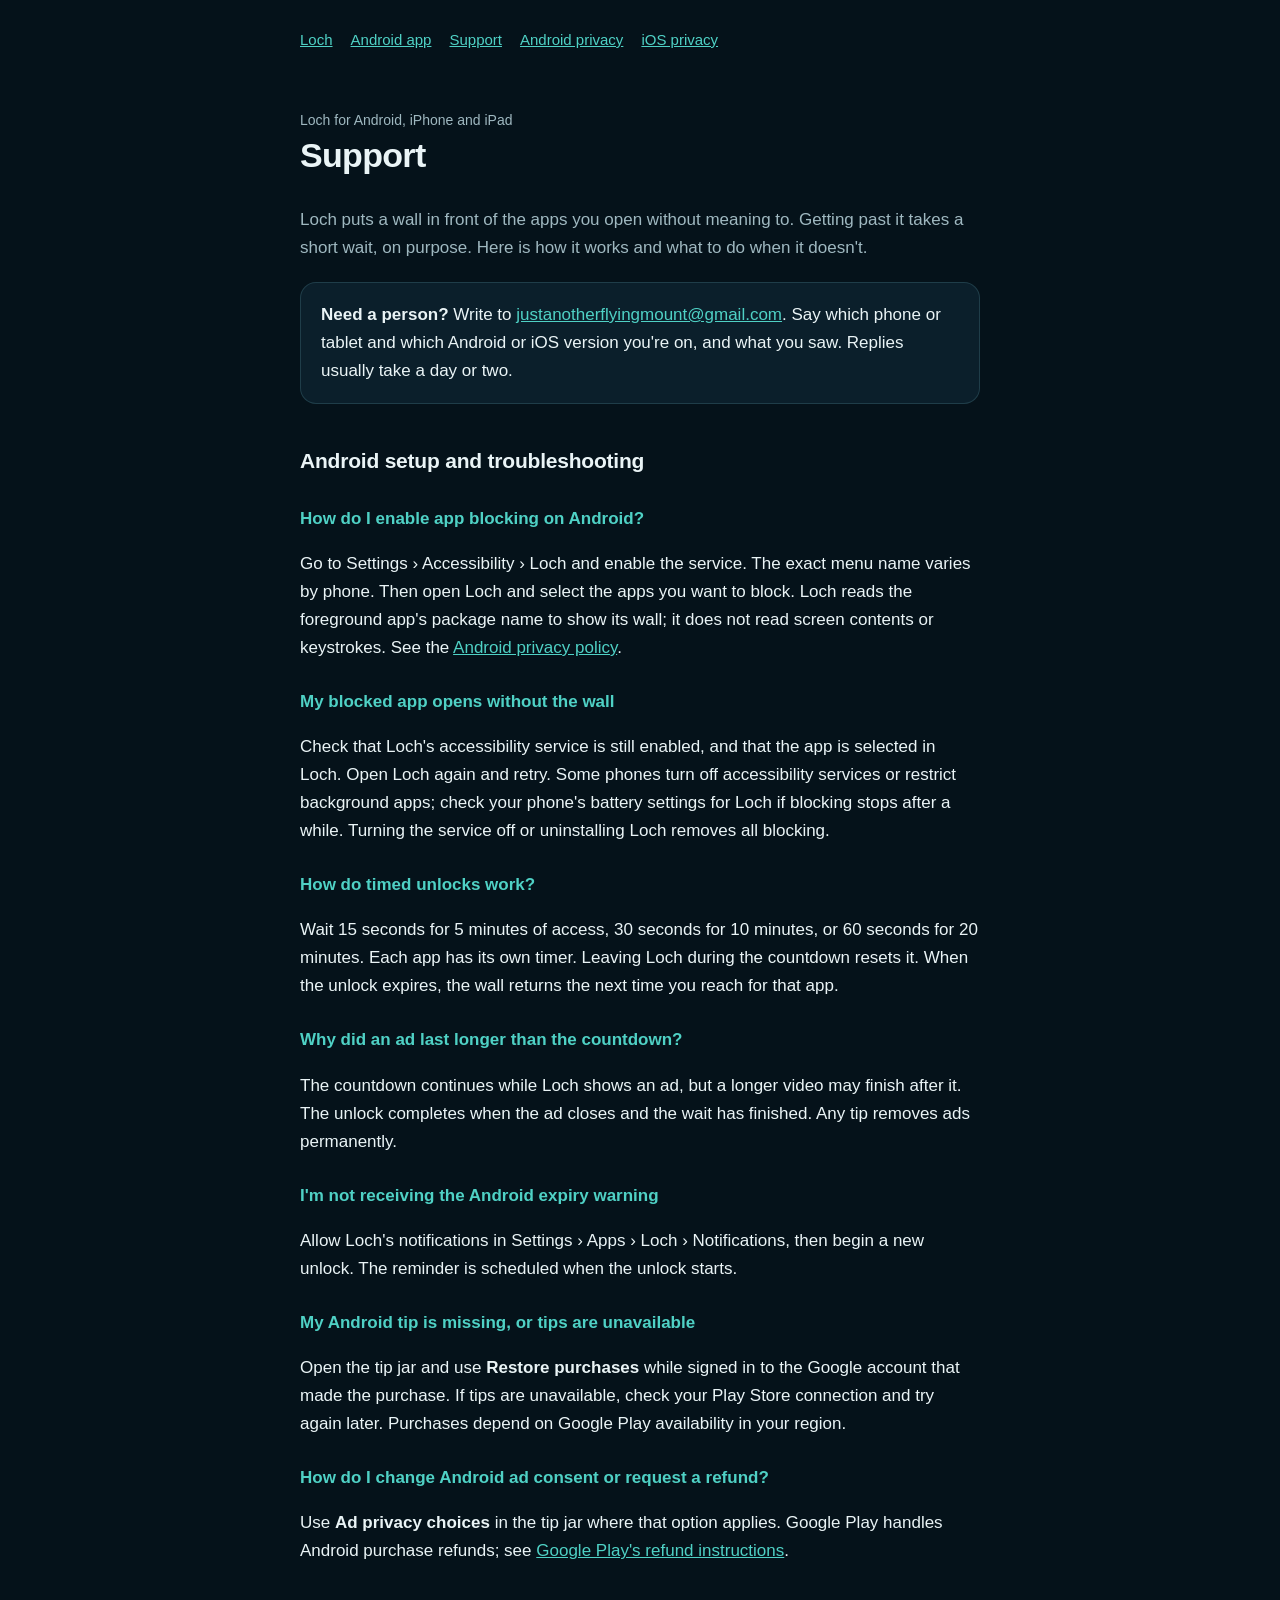
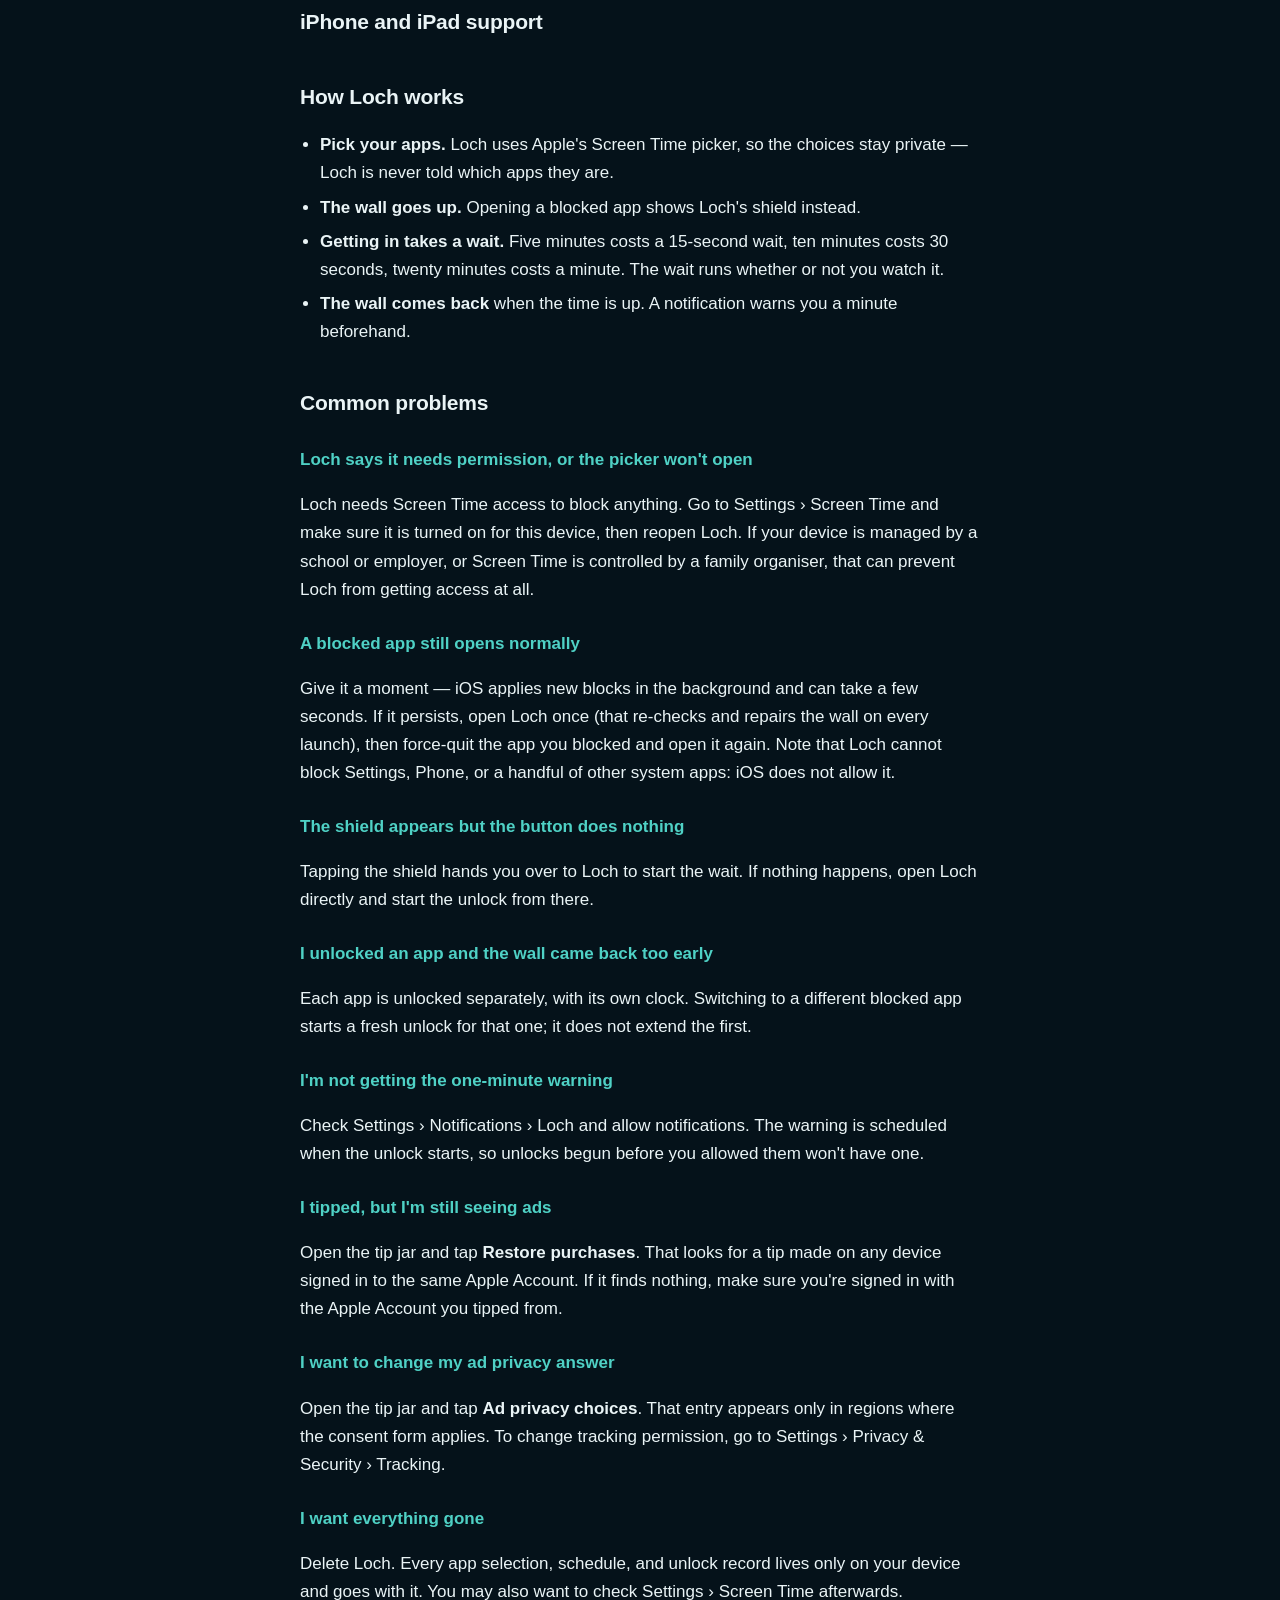
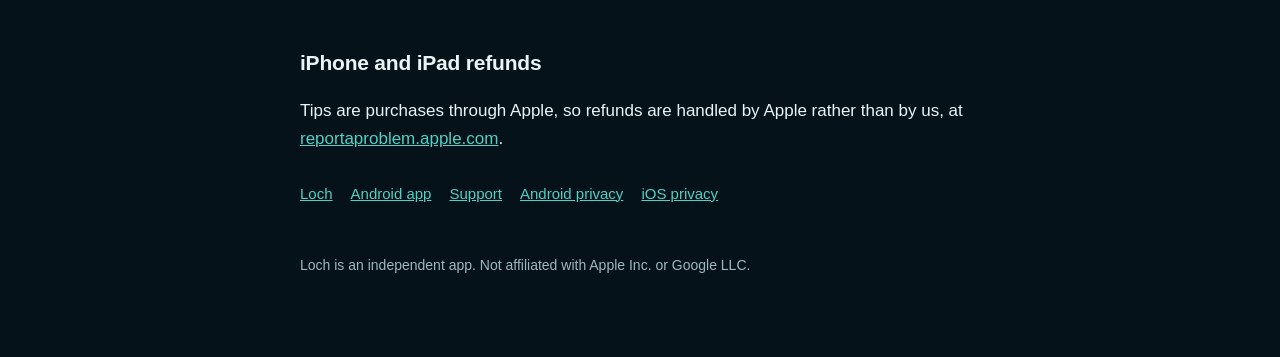
<file: support.html>
<!doctype html>
<html lang="en">
<head>
<meta charset="utf-8">
<meta name="viewport" content="width=device-width, initial-scale=1">
<title>Loch Support — Android &amp; iPhone App Blocking Help</title>
<meta name="description" content="Get help with Loch on Android, iPhone and iPad: app blocking, accessibility and Screen Time permissions, unlock waits, notifications, and purchases.">
<meta name="robots" content="index, follow, max-image-preview:large">
<meta name="theme-color" content="#05121a">
<link rel="canonical" href="https://thenoodleheaded.github.io/loch-site/support.html">
<link rel="icon" type="image/png" href="assets/loch-icon.png">
<link rel="sitemap" type="application/xml" href="sitemap.xml">
<meta property="og:type" content="website">
<meta property="og:site_name" content="Loch">
<meta property="og:locale" content="en_US">
<meta property="og:title" content="Loch Support — Android &amp; iPhone App Blocking Help">
<meta property="og:description" content="Get help with Loch on Android, iPhone and iPad: app blocking, accessibility and Screen Time permissions, unlock waits, notifications, and purchases.">
<meta property="og:url" content="https://thenoodleheaded.github.io/loch-site/support.html">
<meta property="og:image" content="https://thenoodleheaded.github.io/loch-site/assets/loch-social.png">
<meta property="og:image:width" content="1024">
<meta property="og:image:height" content="500">
<meta property="og:image:alt" content="Loch app blocker">
<meta name="twitter:card" content="summary_large_image">
<meta name="twitter:title" content="Loch Support — Android &amp; iPhone App Blocking Help">
<meta name="twitter:description" content="Get help with Loch on Android, iPhone and iPad: app blocking, accessibility and Screen Time permissions, unlock waits, notifications, and purchases.">
<meta name="twitter:image" content="https://thenoodleheaded.github.io/loch-site/assets/loch-social.png">
<link rel="stylesheet" href="style.css">
</head>
<body>
<main>
<nav aria-label="Site navigation"><a href="./">Loch</a><a href="android.html">Android app</a><a href="support.html">Support</a><a href="privacy-android.html">Android privacy</a><a href="privacy.html">iOS privacy</a></nav>
<header>
  <p class="meta">Loch for Android, iPhone and iPad</p>
  <h1>Support</h1>
</header>

<p class="lede">Loch puts a wall in front of the apps you open without meaning to. Getting past it takes a short wait, on purpose. Here is how it works and what to do when it doesn't.</p>

<div class="card">
  <p><strong>Need a person?</strong> Write to <a href="mailto:justanotherflyingmount@gmail.com">justanotherflyingmount@gmail.com</a>. Say which phone or tablet and which Android or iOS version you're on, and what you saw. Replies usually take a day or two.</p>
</div>

<h2 id="android">Android setup and troubleshooting</h2>
<h3>How do I enable app blocking on Android?</h3>
<p>Go to Settings › Accessibility › Loch and enable the service. The exact menu name varies by phone. Then open Loch and select the apps you want to block. Loch reads the foreground app's package name to show its wall; it does not read screen contents or keystrokes. See the <a href="privacy-android.html">Android privacy policy</a>.</p>
<h3>My blocked app opens without the wall</h3>
<p>Check that Loch's accessibility service is still enabled, and that the app is selected in Loch. Open Loch again and retry. Some phones turn off accessibility services or restrict background apps; check your phone's battery settings for Loch if blocking stops after a while. Turning the service off or uninstalling Loch removes all blocking.</p>
<h3>How do timed unlocks work?</h3>
<p>Wait 15 seconds for 5 minutes of access, 30 seconds for 10 minutes, or 60 seconds for 20 minutes. Each app has its own timer. Leaving Loch during the countdown resets it. When the unlock expires, the wall returns the next time you reach for that app.</p>
<h3>Why did an ad last longer than the countdown?</h3>
<p>The countdown continues while Loch shows an ad, but a longer video may finish after it. The unlock completes when the ad closes and the wait has finished. Any tip removes ads permanently.</p>
<h3>I'm not receiving the Android expiry warning</h3>
<p>Allow Loch's notifications in Settings › Apps › Loch › Notifications, then begin a new unlock. The reminder is scheduled when the unlock starts.</p>
<h3>My Android tip is missing, or tips are unavailable</h3>
<p>Open the tip jar and use <strong>Restore purchases</strong> while signed in to the Google account that made the purchase. If tips are unavailable, check your Play Store connection and try again later. Purchases depend on Google Play availability in your region.</p>
<h3>How do I change Android ad consent or request a refund?</h3>
<p>Use <strong>Ad privacy choices</strong> in the tip jar where that option applies. Google Play handles Android purchase refunds; see <a href="https://support.google.com/googleplay/answer/2479637">Google Play's refund instructions</a>.</p>
<h2 id="iphone">iPhone and iPad support</h2>
<h2>How Loch works</h2>
<ul>
  <li><strong>Pick your apps.</strong> Loch uses Apple's Screen Time picker, so the choices stay private — Loch is never told which apps they are.</li>
  <li><strong>The wall goes up.</strong> Opening a blocked app shows Loch's shield instead.</li>
  <li><strong>Getting in takes a wait.</strong> Five minutes costs a 15-second wait, ten minutes costs 30 seconds, twenty minutes costs a minute. The wait runs whether or not you watch it.</li>
  <li><strong>The wall comes back</strong> when the time is up. A notification warns you a minute beforehand.</li>
</ul>

<h2>Common problems</h2>

<h3>Loch says it needs permission, or the picker won't open</h3>
<p>Loch needs Screen Time access to block anything. Go to Settings › Screen Time and make sure it is turned on for this device, then reopen Loch. If your device is managed by a school or employer, or Screen Time is controlled by a family organiser, that can prevent Loch from getting access at all.</p>

<h3>A blocked app still opens normally</h3>
<p>Give it a moment — iOS applies new blocks in the background and can take a few seconds. If it persists, open Loch once (that re-checks and repairs the wall on every launch), then force-quit the app you blocked and open it again. Note that Loch cannot block Settings, Phone, or a handful of other system apps: iOS does not allow it.</p>

<h3>The shield appears but the button does nothing</h3>
<p>Tapping the shield hands you over to Loch to start the wait. If nothing happens, open Loch directly and start the unlock from there.</p>

<h3>I unlocked an app and the wall came back too early</h3>
<p>Each app is unlocked separately, with its own clock. Switching to a different blocked app starts a fresh unlock for that one; it does not extend the first.</p>

<h3>I'm not getting the one-minute warning</h3>
<p>Check Settings › Notifications › Loch and allow notifications. The warning is scheduled when the unlock starts, so unlocks begun before you allowed them won't have one.</p>

<h3>I tipped, but I'm still seeing ads</h3>
<p>Open the tip jar and tap <strong>Restore purchases</strong>. That looks for a tip made on any device signed in to the same Apple Account. If it finds nothing, make sure you're signed in with the Apple Account you tipped from.</p>

<h3>I want to change my ad privacy answer</h3>
<p>Open the tip jar and tap <strong>Ad privacy choices</strong>. That entry appears only in regions where the consent form applies. To change tracking permission, go to Settings › Privacy &amp; Security › Tracking.</p>

<h3>I want everything gone</h3>
<p>Delete Loch. Every app selection, schedule, and unlock record lives only on your device and goes with it. You may also want to check Settings › Screen Time afterwards.</p>

<h2>iPhone and iPad refunds</h2>
<p>Tips are purchases through Apple, so refunds are handled by Apple rather than by us, at <a href="https://reportaproblem.apple.com" rel="noopener">reportaproblem.apple.com</a>.</p>

<nav aria-label="Site navigation"><a href="./">Loch</a><a href="android.html">Android app</a><a href="support.html">Support</a><a href="privacy-android.html">Android privacy</a><a href="privacy.html">iOS privacy</a></nav>
<footer>Loch is an independent app. Not affiliated with Apple Inc. or Google LLC.</footer>
</main>
</body>
</html>
</file>
<file: style.css>
:root {
  --bg: #05121a;
  --surface: #0b1f2b;
  --line: rgba(120, 200, 210, 0.18);
  --text: #eaf4f6;
  --muted: #9fb8c0;
  --accent: #4fd1c5;
}
* { box-sizing: border-box; }
body {
  margin: 0;
  padding: 0 20px 80px;
  background: var(--bg);
  color: var(--text);
  font: 17px/1.65 -apple-system, BlinkMacSystemFont, "SF Pro Text", "Helvetica Neue", Arial, sans-serif;
  -webkit-text-size-adjust: 100%;
}
main { max-width: 680px; margin: 0 auto; }
header { padding: 56px 0 8px; }
h1 { font-size: 34px; line-height: 1.15; margin: 0 0 6px; letter-spacing: -0.02em; }
h2 { font-size: 21px; margin: 40px 0 10px; letter-spacing: -0.01em; }
h3 { font-size: 17px; margin: 26px 0 6px; color: var(--accent); }
p, li { color: var(--text); }
.lede, .meta { color: var(--muted); }
.meta { font-size: 14px; margin: 0 0 4px; }
a { color: var(--accent); }
ul { padding-left: 20px; }
li { margin: 6px 0; }
hr { border: 0; border-top: 1px solid var(--line); margin: 48px 0 24px; }
.card {
  background: var(--surface);
  border: 1px solid var(--line);
  border-radius: 16px;
  padding: 18px 20px;
  margin: 20px 0;
}
.card p:first-child { margin-top: 0; }
.card p:last-child { margin-bottom: 0; }
nav { font-size: 15px; margin-top: 28px; }
nav a { margin-right: 18px; }
footer { color: var(--muted); font-size: 14px; margin-top: 48px; }
.app-icon { border-radius: 20px; margin-bottom: 18px; }
.downloads { display: flex; flex-wrap: wrap; gap: 12px; margin: 24px 0 12px; }
.button { display: inline-block; padding: 12px 18px; border-radius: 12px; background: var(--accent); color: var(--bg); text-decoration: none; font-size: 16px; font-weight: 700; }
.button.secondary { background: var(--surface); color: var(--text); border: 1px solid var(--line); }
a:focus-visible { outline: 3px solid var(--accent); outline-offset: 4px; }
.wait-options { margin: 0; }
.screenshots { display: grid; grid-template-columns: repeat(2, minmax(0, 1fr)); gap: 20px; margin-top: 32px; }
figure { margin: 0; }
figure img { display: block; width: 100%; height: auto; border-radius: 16px; border: 1px solid var(--line); }
figcaption { color: var(--muted); font-size: 14px; margin-top: 8px; }
@media (max-width: 480px) {
  header { padding-top: 32px; }
  h1 { font-size: 30px; }
  .downloads { flex-direction: column; }
  .button { text-align: center; }
  .screenshots { gap: 12px; }
}
</file>
